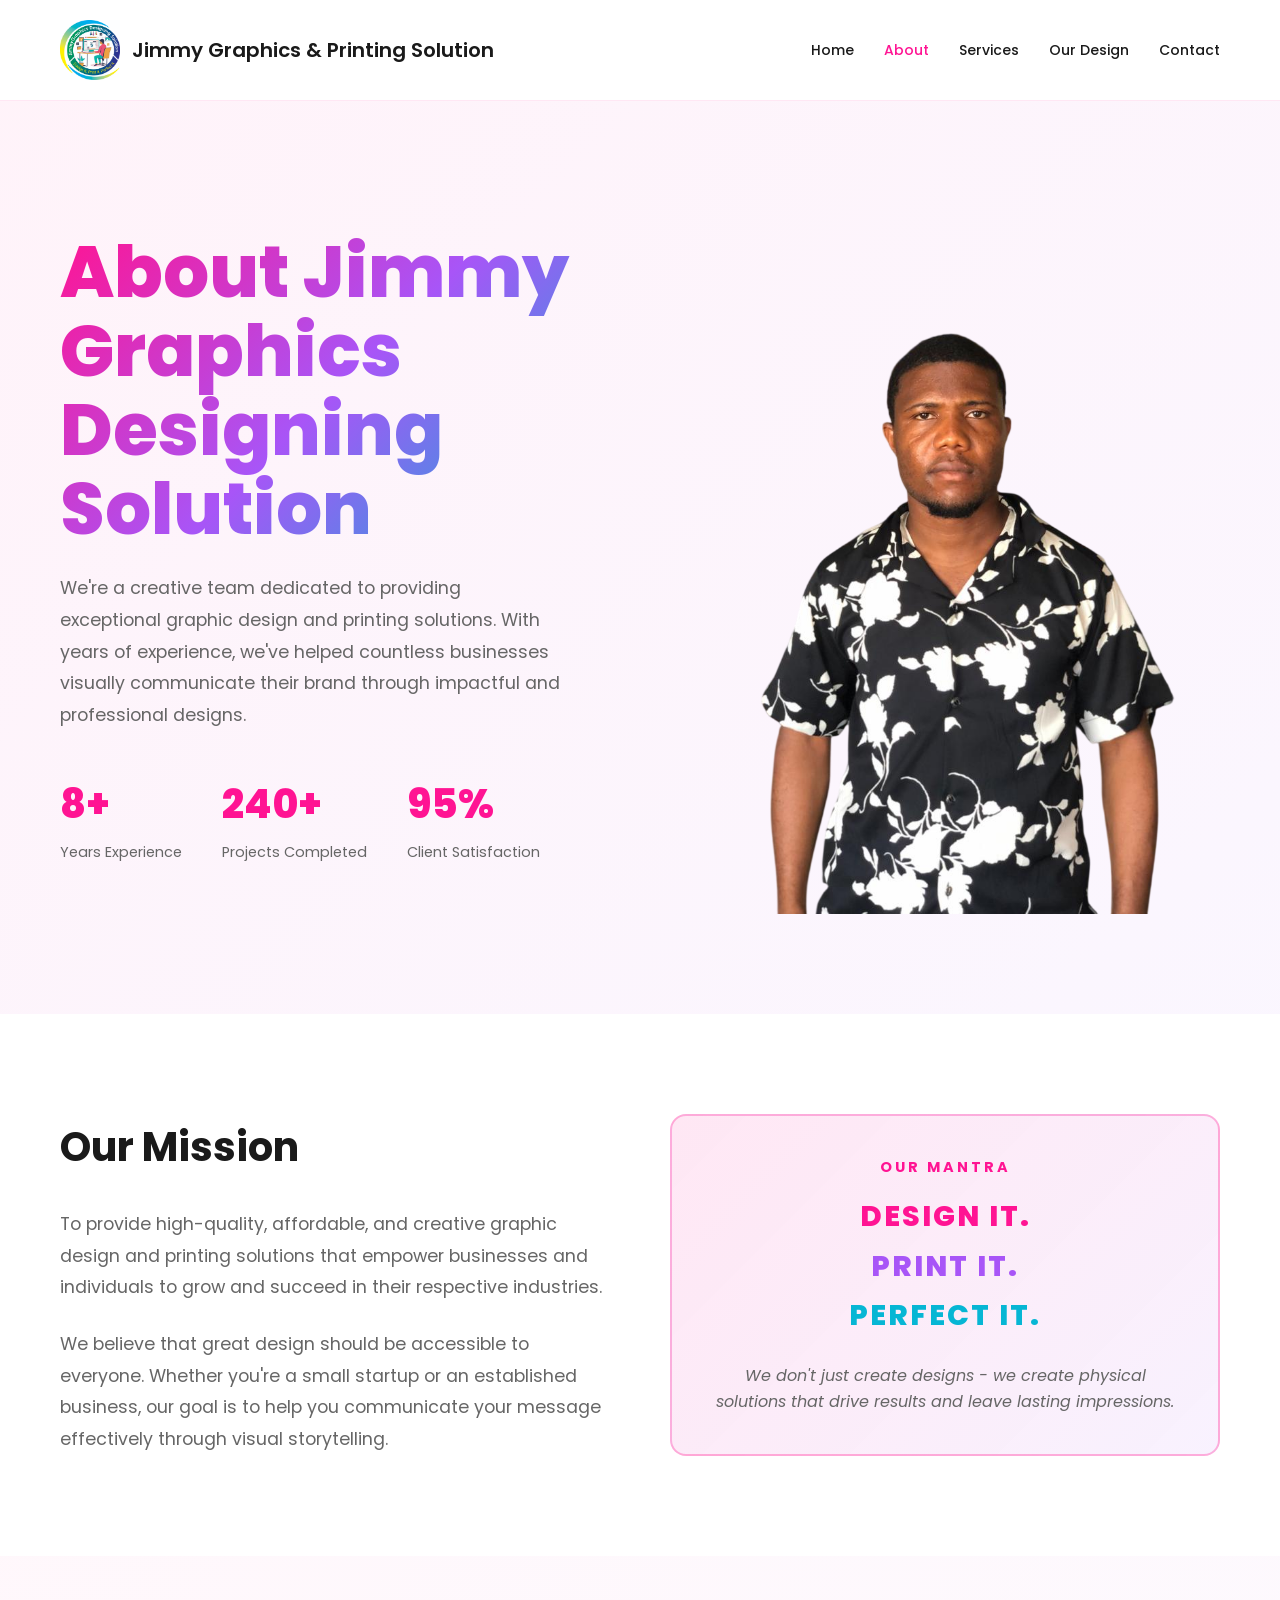
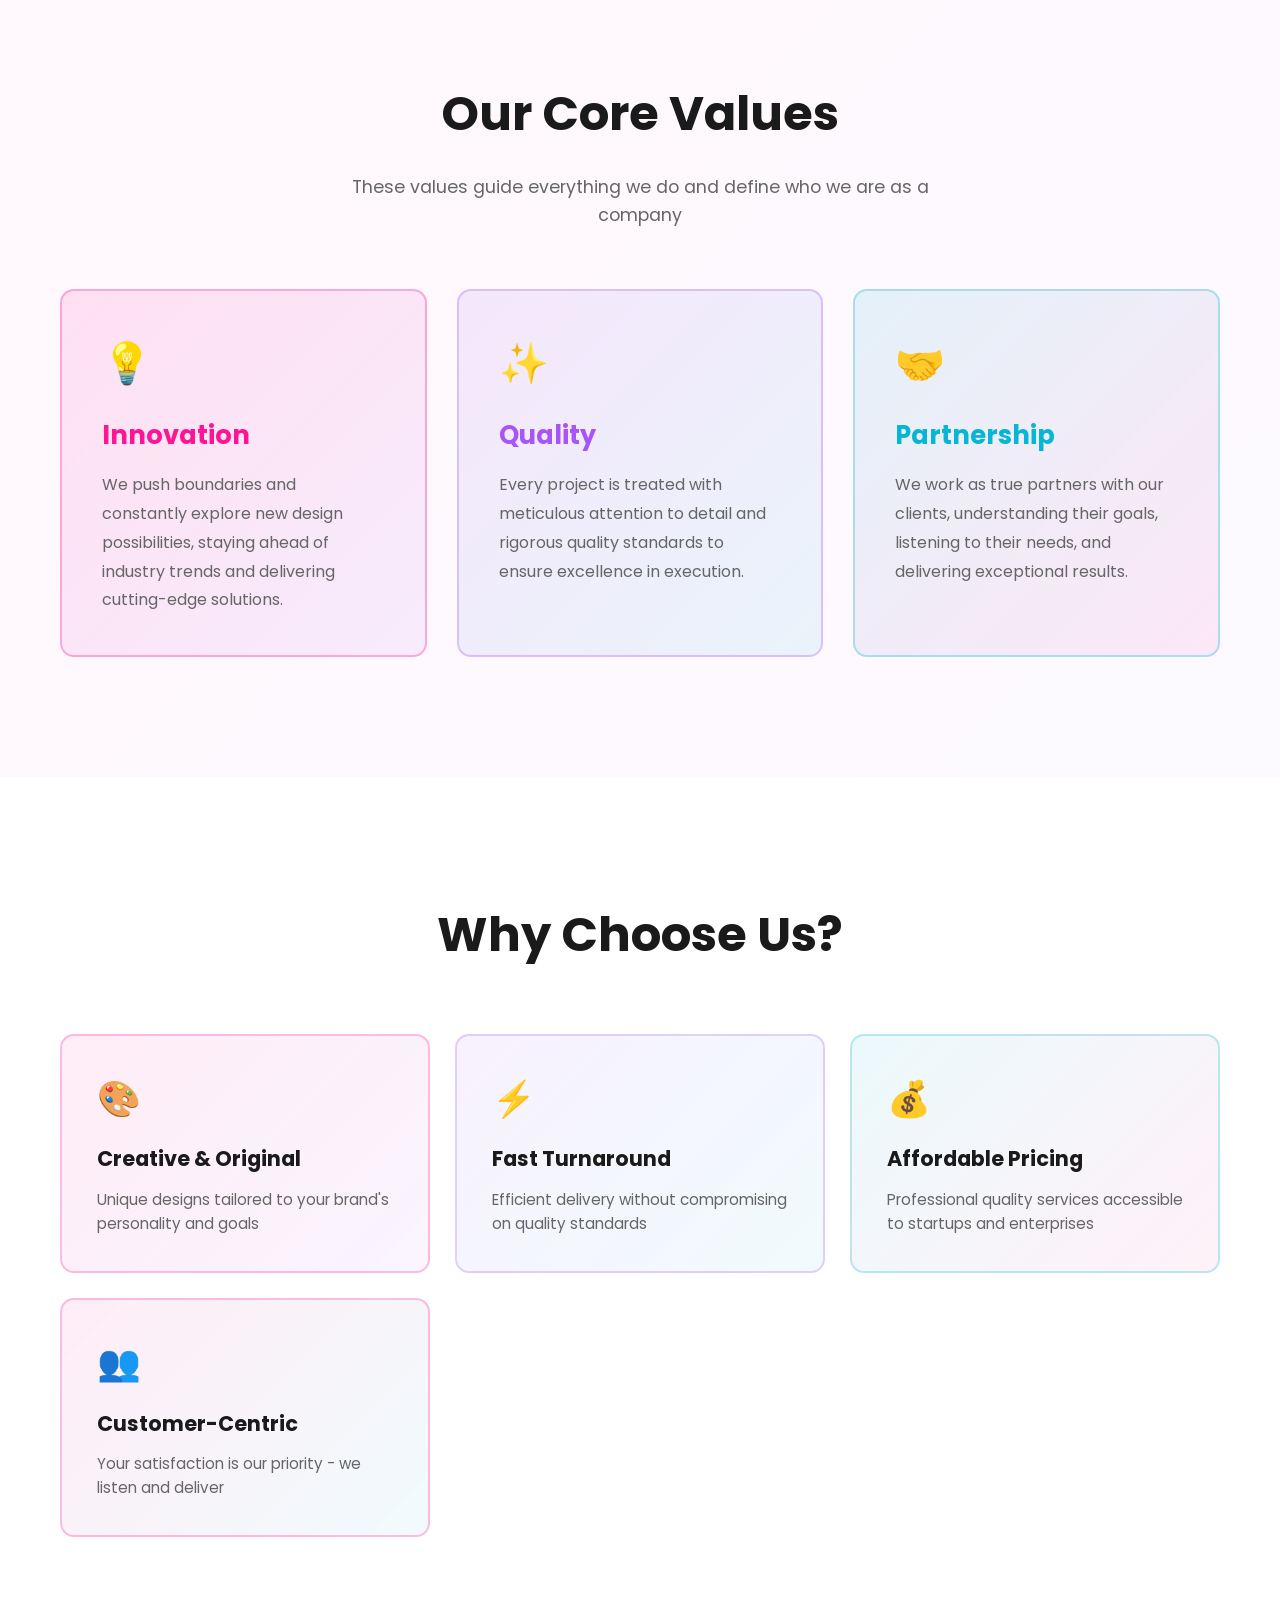
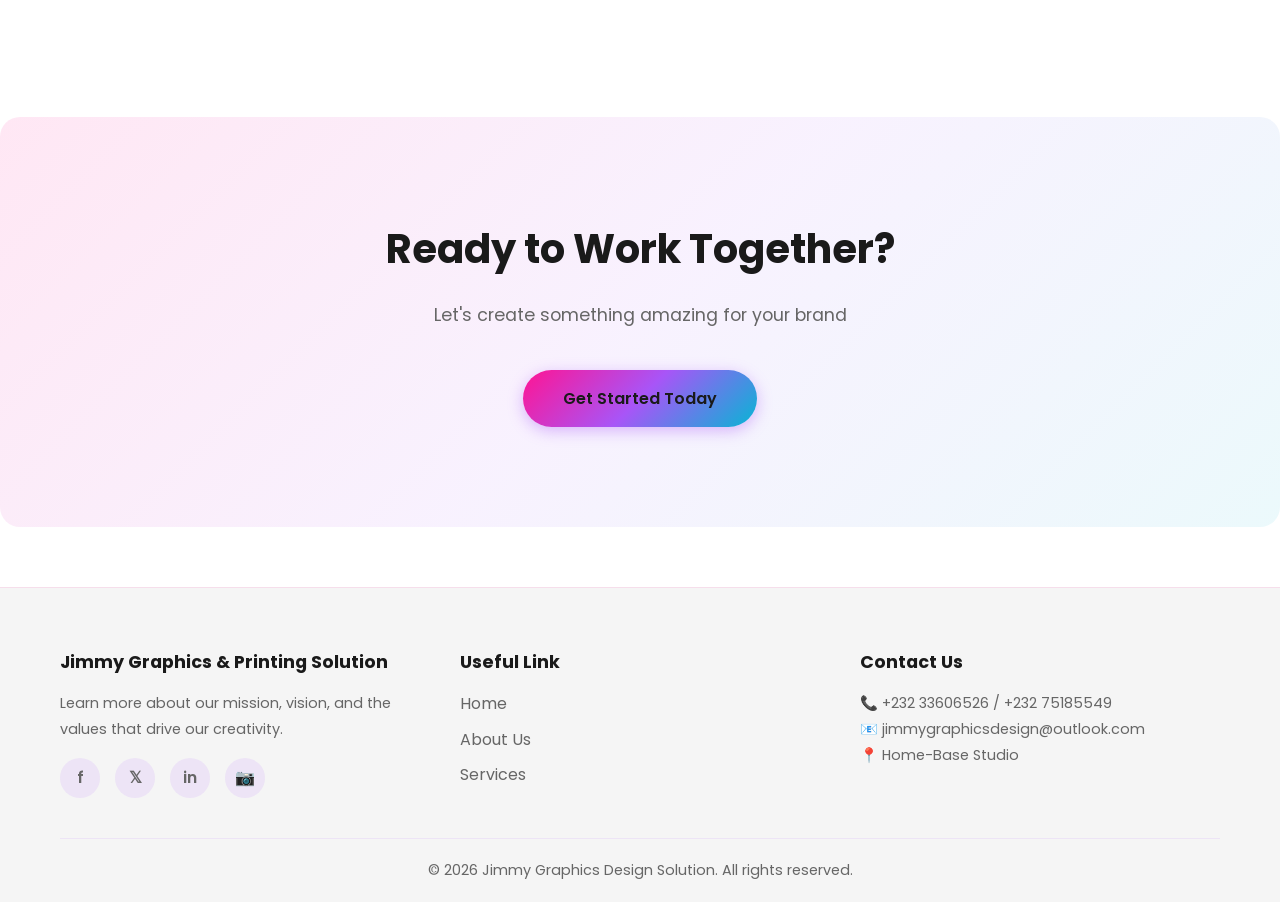
<file: about.html>
<!DOCTYPE html>
<html lang="en">
<head>
    <meta charset="UTF-8" />
    <meta name="viewport" content="width=device-width, initial-scale=1.0" />
    <title>About Us - Jimmy Graphics Designing Solution</title>
    <link rel="stylesheet" href="css/style.css" />
     <link rel="shortcut icon" href="images/favicon.ico" type="image/x-icon">
</head>
<body>
    <!-- Header -->
    <header class="header">
        <div class="container nav-container">
            <div style="display: flex; align-items: center; gap: 12px;">
                <a href="home.html" class="logo"><img src="images/Logo.jpeg" alt="Jimmy Graphics Designing Solution" style="height: 60px; width: auto;"></a>
                <span style="font-weight: 600; font-size: 20px; color: var(--text-light);">Jimmy Graphics & Printing Solution</span>
            </div>
            <nav>
                <ul class="nav-links">
                    <li><a href="home.html">Home</a></li>
                    <li><a href="about.html" class="active">About</a></li>
                    <li><a href="services.html">Services</a></li>
                    <li><a href="Our Design.html">Our Design</a></li>
                    <li><a href="contact.html">Contact</a></li>
                </ul>
            </nav>
            <div class="hamburger">
                <span></span>
                <span></span>
                <span></span>
            </div>
        </div>
    </header>

    <main>
        <!-- About Hero Section -->
        <section class="hero bg-gradient-soft">
            <div class="container hero-container">
                <div class="hero-content">
                    <h1 class="logo" style="-webkit-text-fill-color: transparent;">About Jimmy Graphics Designing Solution</h1>
                    <p>We're a creative team dedicated to providing exceptional graphic design and printing solutions. With years of experience, we've helped countless businesses visually communicate their brand through impactful and professional designs.</p>
                    <div class="hero-stats">
                        <div class="stat">
                            <span class="stat-number">8+</span>
                            <span class="stat-label">Years Experience</span>
                        </div>
                        <div class="stat">
                            <span class="stat-number">240+</span>
                            <span class="stat-label">Projects Completed</span>
                        </div>
                        <div class="stat">
                            <span class="stat-number">95%</span>
                            <span class="stat-label">Client Satisfaction</span>
                        </div>
                    </div>
                </div>
                <div class="hero-image" style="animation: bounce 3s ease-in-out infinite;">
                    <img src="images/about.png" alt="Happy Client">
                                    <style>
                    @keyframes bounce {
                        0%, 100% { transform: translateY(0); }
                        50% { transform: translateY(-20px); }
                    }
                </style>
                </div>
            </div>
        </section>

        <!-- Mission & Vision Section -->
        <section class="section-padding">
            <div class="container">
                <div class="grid-2-col">
                    <div>
                        <h2 style="font-size: 2.5rem; margin-bottom: 30px; color: var(--text-light);">Our Mission</h2>
                        <p style="color: var(--text-muted); font-size: 1.1rem; line-height: 1.8; margin-bottom: 25px;">To provide high-quality, affordable, and creative graphic design and printing solutions that empower businesses and individuals to grow and succeed in their respective industries.</p>
                        <p style="color: var(--text-muted); font-size: 1.1rem; line-height: 1.8;">We believe that great design should be accessible to everyone. Whether you're a small startup or an established business, our goal is to help you communicate your message effectively through visual storytelling.</p>
                    </div>
                    <div class="about-card-1 card-vibrant" style="text-align: center;">
                        <span style="color: #ff1493; font-weight: 700; text-transform: uppercase; font-size: 0.9rem; letter-spacing: 3px; display: block; margin-bottom: 20px;">Our Mantra</span>
                        <div class="mantra-container">
                            <div class="mantra-item" style="color: #ff1493;">Design it.</div>
                            <div class="mantra-item" style="color: #a855f7;">Print it.</div>
                            <div class="mantra-item" style="color: #06b6d4;">Perfect it.</div>
                        </div>
                        <p style="margin-top: 30px; color: var(--text-muted); font-style: italic;">We don't just create designs - we create physical solutions that drive results and leave lasting impressions.</p>
                    </div>
                </div>
            </div>
        </section>

        <!-- Values Section -->
        <section style="padding: 120px 0; background: linear-gradient(135deg, rgba(255, 20, 147, 0.03), rgba(168, 85, 247, 0.03));">
            <div class="container">
                <h2 style="font-size: 3rem; margin-bottom: 20px; text-align: center; color: var(--text-light);">Our Core Values</h2>
                <p style="text-align: center; color: var(--text-muted); font-size: 1.1rem; max-width: 600px; margin: 0 auto 60px;">These values guide everything we do and define who we are as a company</p>
                <div style="display: grid; grid-template-columns: repeat(auto-fit, minmax(320px, 1fr)); gap: 30px;">
                    <div style="padding: 40px; background: linear-gradient(135deg, rgba(255, 20, 147, 0.1), rgba(168, 85, 247, 0.08)); border: 2px solid rgba(255, 20, 147, 0.3); border-radius: 14px;">
                        <div style="font-size: 2.5rem; margin-bottom: 20px;">💡</div>
                        <h3 style="font-size: 1.6rem; margin-bottom: 15px; color: #ff1493; font-weight: 700;">Innovation</h3>
                        <p style="color: var(--text-muted); line-height: 1.8;">We push boundaries and constantly explore new design possibilities, staying ahead of industry trends and delivering cutting-edge solutions.</p>
                    </div>
                    <div style="padding: 40px; background: linear-gradient(135deg, rgba(168, 85, 247, 0.1), rgba(6, 182, 212, 0.08)); border: 2px solid rgba(168, 85, 247, 0.3); border-radius: 14px;">
                        <div style="font-size: 2.5rem; margin-bottom: 20px;">✨</div>
                        <h3 style="font-size: 1.6rem; margin-bottom: 15px; color: #a855f7; font-weight: 700;">Quality</h3>
                        <p style="color: var(--text-muted); line-height: 1.8;">Every project is treated with meticulous attention to detail and rigorous quality standards to ensure excellence in execution.</p>
                    </div>
                    <div style="padding: 40px; background: linear-gradient(135deg, rgba(6, 182, 212, 0.1), rgba(255, 20, 147, 0.08)); border: 2px solid rgba(6, 182, 212, 0.3); border-radius: 14px;">
                        <div style="font-size: 2.5rem; margin-bottom: 20px;">🤝</div>
                        <h3 style="font-size: 1.6rem; margin-bottom: 15px; color: #06b6d4; font-weight: 700;">Partnership</h3>
                        <p style="color: var(--text-muted); line-height: 1.8;">We work as true partners with our clients, understanding their goals, listening to their needs, and delivering exceptional results.</p>
                    </div>
                </div>
            </div>
        </section>

        <!-- Why Choose Us Section -->
        <section style="padding: 120px 0;">
            <div class="container">
                <h2 style="font-size: 3rem; margin-bottom: 60px; text-align: center; color: var(--text-light);">Why Choose Us?</h2>
                <div style="display: grid; grid-template-columns: repeat(auto-fit, minmax(280px, 1fr)); gap: 25px;">
                    <div style="padding: 35px; background: linear-gradient(135deg, rgba(255, 20, 147, 0.08), rgba(168, 85, 247, 0.06)); border: 2px solid rgba(255, 20, 147, 0.25); border-radius: 14px; transition: all 0.3s ease;" class="benefit-card">
                        <div style="font-size: 2.2rem; margin-bottom: 15px;">🎨</div>
                        <h3 style="font-size: 1.3rem; margin-bottom: 12px; color: var(--text-light); font-weight: 700;">Creative & Original</h3>
                        <p style="color: var(--text-muted); font-size: 0.95rem;">Unique designs tailored to your brand's personality and goals</p>
                    </div>
                    <div style="padding: 35px; background: linear-gradient(135deg, rgba(168, 85, 247, 0.08), rgba(6, 182, 212, 0.06)); border: 2px solid rgba(168, 85, 247, 0.25); border-radius: 14px; transition: all 0.3s ease;" class="benefit-card">
                        <div style="font-size: 2.2rem; margin-bottom: 15px;">⚡</div>
                        <h3 style="font-size: 1.3rem; margin-bottom: 12px; color: var(--text-light); font-weight: 700;">Fast Turnaround</h3>
                        <p style="color: var(--text-muted); font-size: 0.95rem;">Efficient delivery without compromising on quality standards</p>
                    </div>
                    <div style="padding: 35px; background: linear-gradient(135deg, rgba(6, 182, 212, 0.08), rgba(255, 20, 147, 0.06)); border: 2px solid rgba(6, 182, 212, 0.25); border-radius: 14px; transition: all 0.3s ease;" class="benefit-card">
                        <div style="font-size: 2.2rem; margin-bottom: 15px;">💰</div>
                        <h3 style="font-size: 1.3rem; margin-bottom: 12px; color: var(--text-light); font-weight: 700;">Affordable Pricing</h3>
                        <p style="color: var(--text-muted); font-size: 0.95rem;">Professional quality services accessible to startups and enterprises</p>
                    </div>
                    <div style="padding: 35px; background: linear-gradient(135deg, rgba(255, 20, 147, 0.08), rgba(6, 182, 212, 0.06)); border: 2px solid rgba(255, 20, 147, 0.25); border-radius: 14px; transition: all 0.3s ease;" class="benefit-card">
                        <div style="font-size: 2.2rem; margin-bottom: 15px;">👥</div>
                        <h3 style="font-size: 1.3rem; margin-bottom: 12px; color: var(--text-light); font-weight: 700;">Customer-Centric</h3>
                        <p style="color: var(--text-muted); font-size: 0.95rem;">Your satisfaction is our priority - we listen and deliver</p>
                    </div>
                </div>
            </div>
        </section>

        <!-- CTA Section -->
        <section style="padding: 100px 0; background: linear-gradient(135deg, rgba(255, 20, 147, 0.1), rgba(168, 85, 247, 0.08), rgba(6, 182, 212, 0.08)); border-radius: 20px; margin: 60px 0;">
            <div class="container" style="text-align: center;">
                <h2 style="font-size: 2.5rem; margin-bottom: 20px; color: var(--text-light);">Ready to Work Together?</h2>
                <p style="color: var(--text-muted); font-size: 1.1rem; margin-bottom: 40px;">Let's create something amazing for your brand</p>
                <a href="contact.html" class="btn btn-primary" style="padding: 16px 40px; font-size: 1rem;">Get Started Today</a>
            </div>
        </section>

        <style>
            .benefit-card:hover {
                transform: translateY(-8px);
                box-shadow: 0 15px 40px rgba(168, 85, 247, 0.15);
            }
        </style>
    </main>

    <!-- Footer -->
    <footer class="footer">
        <div class="container">
            <div class="footer-content">
                <div class="footer-section">
                    <h4>Jimmy Graphics & Printing Solution</h4>
                    <p>Learn more about our mission, vision, and the values that drive our creativity.</p>
                    <div class="social-links">
                        <a href="https://www.facebook.com/share/17SRiYY8ro/?mibextid=wwXIfr" title="Facebook" target="_blank">f</a>
                        <a href="#" title="Twitter">𝕏</a>
                        <a href="#" title="LinkedIn">in</a>
                        <a href="#" title="Instagram">📷</a>
                    </div>
                </div>
                <div class="footer-section">
                    <h4>Useful Link</h4>
                    <ul>
                        <li><a href="home.html">Home</a></li>
                        <li><a href="about.html">About Us</a></li>
                        <li><a href="services.html">Services</a></li>
                    </ul>
                </div>
                <div class="footer-section">
                    <h4>Contact Us</h4>
                    <p>📞 +232 33606526 / +232 75185549<br>📧 jimmygraphicsdesign@outlook.com <br>📍 Home-Base Studio</p>
                </div>
            </div>
            <div class="footer-bottom">
                <p>&copy; 2026 Jimmy Graphics Design Solution. All rights reserved.</p>
            </div>
        </div>
    </footer>

    <script src="js/script.js"></script>
</body>
</html>
</file>
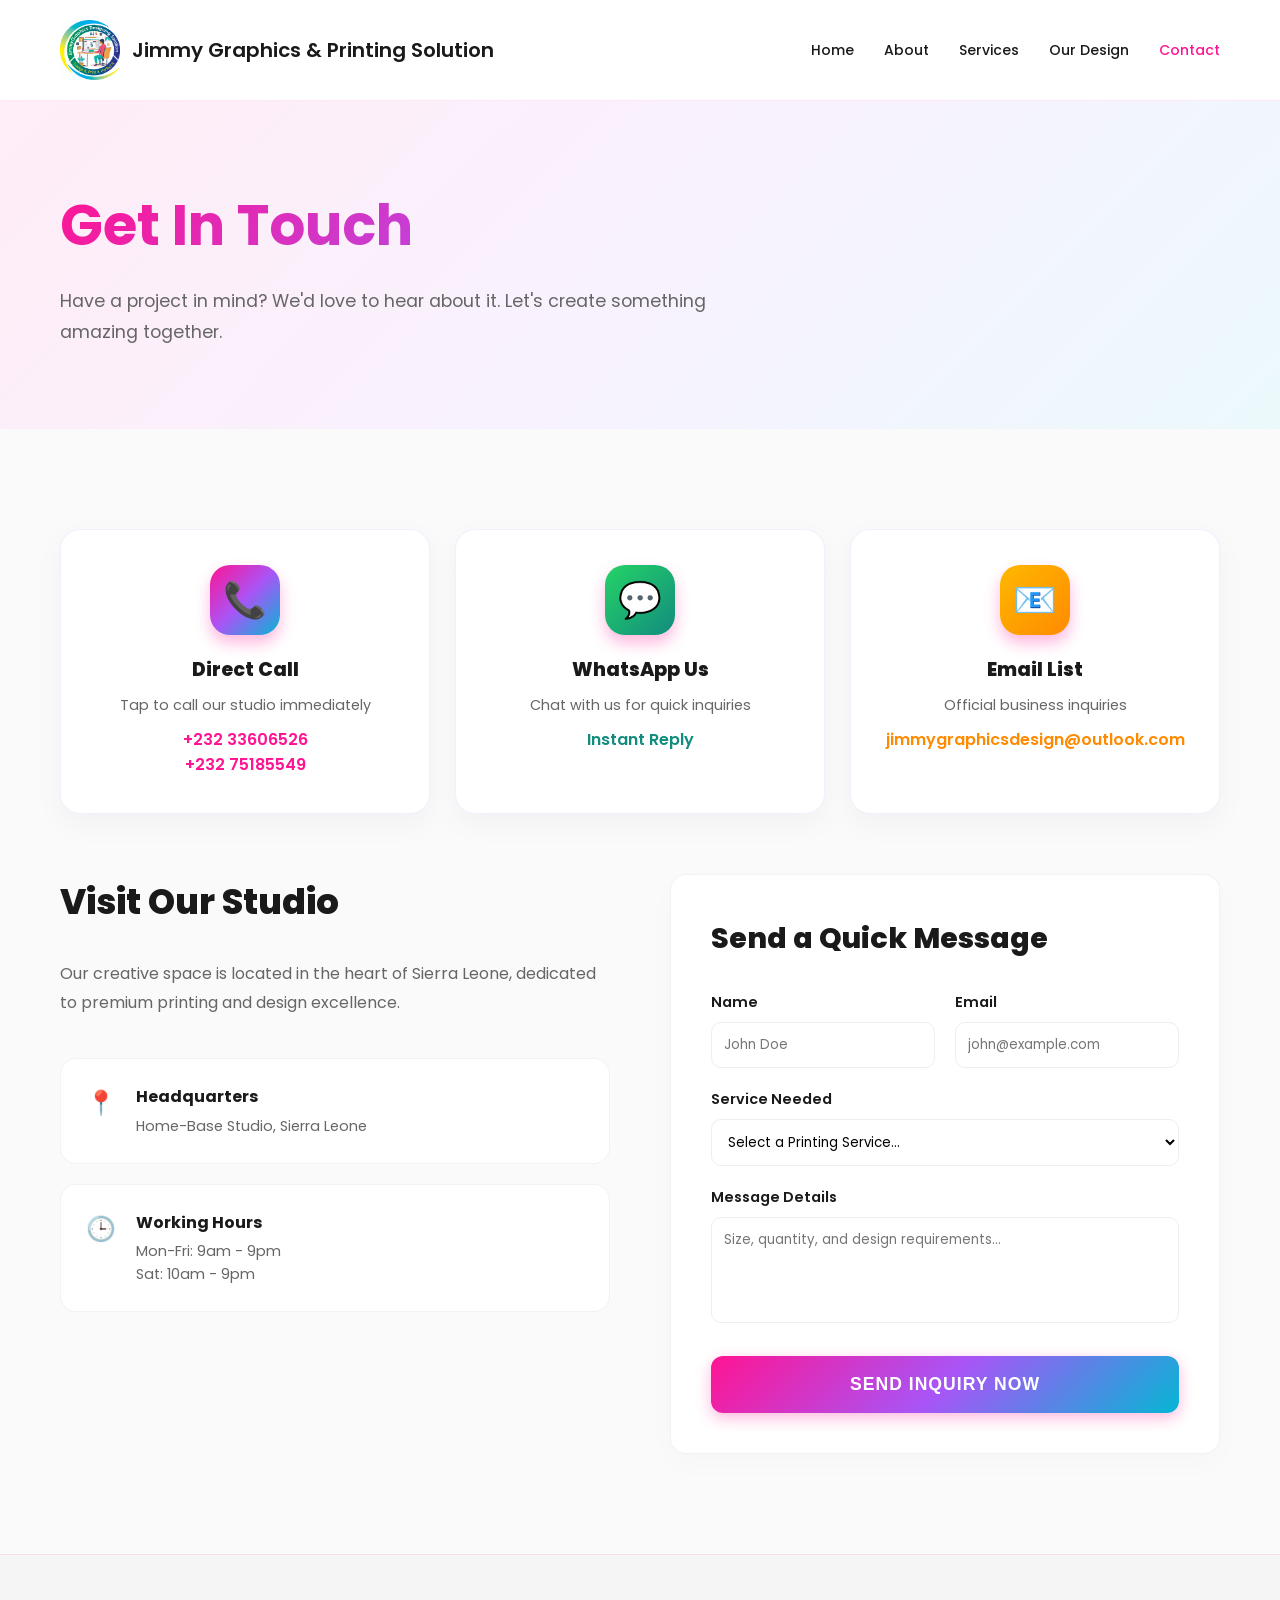
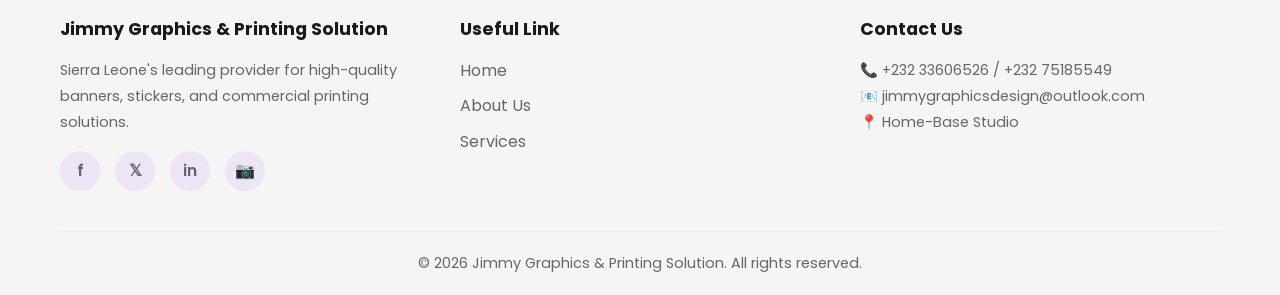
<file: contact.html>
<!DOCTYPE html>
<html lang="en">
<head>
    <meta charset="UTF-8">
    <meta name="viewport" content="width=device-width, initial-scale=1.0">
    <title>Contact Us - Jimmy Graphics & Printing Solution</title>
    <link rel="stylesheet" href="css/style.css">
     <link rel="shortcut icon" href="images/favicon.ico" type="image/x-icon">
</head>
<body>
    <header class="header">
        <div class="container nav-container">
            <div style="display: flex; align-items: center; gap: 12px;">
                <a href="home.html" class="logo"><img src="images/Logo.jpeg" alt="Jimmy Graphics Designing Solution" style="height: 60px; width: auto;"></a>
                <span style="font-weight: 600; font-size: 20px; color: var(--text-light);">Jimmy Graphics & Printing Solution</span>
            </div>
            <nav>
                <ul class="nav-links">
                    <li><a href="home.html">Home</a></li>
                    <li><a href="about.html">About</a></li>
                    <li><a href="services.html">Services</a></li>
                    <li><a href="Our Design.html">Our Design</a></li>
                    <li><a href="contact.html" class="active">Contact</a></li>
                </ul>
            </nav>
            <div class="hamburger">
                <span></span>
                <span></span>
                <span></span>
            </div>
        </div>
    </header>

    <main>
        <section class="hero" style="padding: 80px 0; background: linear-gradient(135deg, rgba(255, 20, 147, 0.08), rgba(168, 85, 247, 0.08), rgba(6, 182, 212, 0.08));">
            <div class="container">
                <h1 style="font-size: 3.5rem; margin-bottom: 15px; background: var(--gradient-primary); -webkit-background-clip: text; -webkit-text-fill-color: transparent; background-clip: text;">Get In Touch</h1>
                <p style="max-width: 700px; color: var(--text-muted); font-size: 1.1rem; line-height: 1.8;">Have a project in mind? We'd love to hear about it. Let's create something amazing together.</p>
            </div>
        </section>

        <section class="section-padding" style="background: #fafafa;">
            <div class="container">
                <!-- Direct Action Cards -->
                <div class="contact-actions-grid reveal">
                    <a href="tel:+23233606526" class="action-card">
                        <div class="action-icon-bg">📞</div>
                        <h3 class="action-title">Direct Call</h3>
                        <p class="action-desc">Tap to call our studio immediately</p>
                        <span style="color: var(--primary-pink); font-weight: 600; margin-top: 10px;">+232 33606526 <br> +232 75185549</span>
                    </a>
                    
                    <a href="https://wa.me/23233606526" target="_blank" class="action-card">
                        <div class="action-icon-bg" style="background: linear-gradient(135deg, #25D366, #128C7E);">💬</div>
                        <h3 class="action-title">WhatsApp Us</h3>
                        <p class="action-desc">Chat with us for quick inquiries</p>
                        <span style="color: #128C7E; font-weight: 600; margin-top: 10px;">Instant Reply</span>
                    </a>
                    
                    <a href="mailto:jimmygraphicsdesign@outlook.com" class="action-card">
                        <div class="action-icon-bg" style="background: linear-gradient(135deg, #FFB800, #FF8A00);">📧</div>
                        <h3 class="action-title">Email List</h3>
                        <p class="action-desc">Official business inquiries</p>
                        <span style="color: #FF8A00; font-weight: 600; margin-top: 10px;">jimmygraphicsdesign@outlook.com</span>
                    </a>
                </div>

                <div class="contact-grid-modern" style="display: grid; grid-template-columns: repeat(auto-fit, minmax(400px, 1fr)); gap: 60px; align-items: start; margin-top: 60px;">
                    <!-- Office Details -->
                    <div class="reveal">
                        <h2 style="font-size: 2.2rem; margin-bottom: 30px; color: var(--text-light); font-weight: 800;">Visit Our Studio</h2>
                        <p style="color: var(--text-muted); margin-bottom: 40px; line-height: 1.8;">Our creative space is located in the heart of Sierra Leone, dedicated to premium printing and design excellence.</p>
                        
                        <div style="display: flex; flex-direction: column; gap: 20px;">
                            <div style="display: flex; gap: 20px; align-items: start; padding: 25px; background: white; border-radius: 16px; border: 1px solid rgba(0,0,0,0.05);">
                                <span style="font-size: 1.5rem;">📍</span>
                                <div>
                                    <h4 style="font-weight: 700; margin-bottom: 5px;">Headquarters</h4>
                                    <p style="color: var(--text-muted); font-size: 0.9rem;">Home-Base Studio, Sierra Leone</p>
                                </div>
                            </div>
                            
                            <div style="display: flex; gap: 20px; align-items: start; padding: 25px; background: white; border-radius: 16px; border: 1px solid rgba(0,0,0,0.05);">
                                <span style="font-size: 1.5rem;">🕒</span>
                                <div>
                                    <h4 style="font-weight: 700; margin-bottom: 5px;">Working Hours</h4>
                                    <p style="color: var(--text-muted); font-size: 0.9rem;">Mon-Fri: 9am - 9pm<br>Sat: 10am - 9pm</p>
                                </div>
                            </div>
                        </div>
                    </div>

                    <!-- Enhanced Message Form -->
                    <div class="reveal">
                        <form action="mailto:jimmygraphicsdesign@outlook.com" method="POST" enctype="text/plain" class="form-vibrant" style="background: white; padding: 40px; border-radius: 16px; border: 1px solid rgba(0,0,0,0.05); box-shadow: 0 10px 30px rgba(0,0,0,0.02);">
                            <h3 style="font-size: 1.8rem; margin-bottom: 30px; font-weight: 800;">Send a Quick Message</h3>
                            
                            <input type="hidden" name="Subject" value="New Inquiry from Website">
                            
                            <div style="display: grid; grid-template-columns: 1fr 1fr; gap: 20px; margin-bottom: 20px;">
                                <div style="flex: 1;">
                                    <label style="display: block; margin-bottom: 8px; font-weight: 600; font-size: 0.9rem;">Name</label>
                                    <input type="text" name="name" placeholder="John Doe" required style="width: 100%; padding: 12px; border: 1.5px solid #eee; border-radius: 10px; font-family: inherit;">
                                </div>
                                <div style="flex: 1;">
                                    <label style="display: block; margin-bottom: 8px; font-weight: 600; font-size: 0.9rem;">Email</label>
                                    <input type="email" name="email" placeholder="john@example.com" required style="width: 100%; padding: 12px; border: 1.5px solid #eee; border-radius: 10px; font-family: inherit;">
                                </div>
                            </div>

                            <div style="margin-bottom: 20px;">
                                <label style="display: block; margin-bottom: 8px; font-weight: 600; font-size: 0.9rem;">Service Needed</label>
                                <select name="service" required style="width: 100%; padding: 12px; border: 1.5px solid #eee; border-radius: 10px; font-family: inherit; background: #fff;">
                                    <option value="" disabled selected>Select a Printing Service...</option>
                                    <option value="banners">Large Format Printing (Banners/Posters)</option>
                                    <option value="commercial">Commercial Printing (Flyers/Cards)</option>
                                    <option value="apparel">Apparel & T-Shirts</option>
                                    <option value="branding">Logo & Branding</option>
                                </select>
                            </div>

                            <div style="margin-bottom: 25px;">
                                <label style="display: block; margin-bottom: 8px; font-weight: 600; font-size: 0.9rem;">Message Details</label>
                                <textarea name="message" placeholder="Size, quantity, and design requirements..." rows="4" required style="width: 100%; padding: 12px; border: 1.5px solid #eee; border-radius: 10px; font-family: inherit; resize: none;"></textarea>
                            </div>

                            <button type="submit" class="btn btn-primary" style="width: 100%; padding: 18px; border-radius: 12px; font-size: 1.1rem; font-weight: 800; text-transform: uppercase; letter-spacing: 1px; cursor: pointer; background: var(--gradient-primary); color: white; border: none; transition: transform 0.2s; box-shadow: 0 5px 15px rgba(255, 20, 147, 0.3);">Send Inquiry Now</button>
                        </form>
                    </div>
                </div>
            </div>
        </section>
    </main>

    <!-- Footer -->
    <footer class="footer">
        <div class="container">
            <div class="footer-content">
                <div class="footer-section">
                    <h4>Jimmy Graphics & Printing Solution</h4>
                    <p>Sierra Leone's leading provider for high-quality banners, stickers, and commercial printing solutions.</p>
                    <div class="social-links">
                        <a href="https://www.facebook.com/share/17SRiYY8ro/?mibextid=wwXIfr" title="Facebook" target="_blank">f</a>
                        <a href="#" title="Twitter">𝕏</a>
                        <a href="#" title="LinkedIn">in</a>
                        <a href="#" title="Instagram">📷</a>
                    </div>
                </div>
                <div class="footer-section">
                    <h4>Useful Link</h4>
                    <ul>
                        <li><a href="home.html">Home</a></li>
                        <li><a href="about.html">About Us</a></li>
                        <li><a href="services.html">Services</a></li>
                    </ul>
                </div>
                <div class="footer-section">
                    <h4>Contact Us</h4>
                    <p>📞 +232 33606526 / +232 75185549<br>📧 jimmygraphicsdesign@outlook.com<br>📍 Home-Base Studio</p>
                </div>
            </div>
            <div class="footer-bottom">
                <p>&copy; 2026 Jimmy Graphics & Printing Solution. All rights reserved.</p>
            </div>
        </div>
    </footer>

    <script src="js/script.js"></script>
</body>
</html>
</file>
<file: css/style.css>
@import url("https://fonts.googleapis.com/css2?family=Poppins:wght@300;400;500;600;700;800&display=swap");

html {
  scroll-behavior: smooth;
}

:root {
  --primary-pink: #ff1493;
  --primary-purple: #a855f7;
  --dark-bg: #ffffff;
  --dark-bg-secondary: #f5f5f5;
  --text-light: #1a1a1a;
  --text-muted: #666666;
  --gradient-primary: linear-gradient(135deg, #ff1493, #a855f7, #06b6d4);
  --gradient-primary: linear-gradient(135deg, #ff1493, #a855f7, #06b6d4);
  --shadow-md: 0 10px 30px rgba(168, 85, 247, 0.15);
  --radius-md: 12px;
  --radius-lg: 20px;
  --radius-full: 9999px;
  --transition: all 0.3s ease;
}

* {
  margin: 0;
  padding: 0;
  box-sizing: border-box;
}

body {
  font-family: "Poppins", sans-serif;
  background-color: var(--dark-bg);
  color: var(--text-light);
  line-height: 1.6;
  overflow-x: hidden;
}

a {
  text-decoration: none;
  color: inherit;
  transition: var(--transition);
}

ul,
li {
  list-style: none;
}

img {
  max-width: 100%;
  height: auto;
  display: block;
}

.container {
  max-width: 1200px;
  margin: 0 auto;
  padding: 0 20px;
}

/* Buttons */
.btn {
  display: inline-block;
  padding: 12px 30px;
  border-radius: var(--radius-full);
  font-weight: 600;
  cursor: pointer;
  border: none;
  transition: var(--transition);
  text-align: center;
  font-size: 14px;
}

.btn-primary {
  background: var(--gradient-primary);
  color: var(--white);
  box-shadow: 0 4px 15px rgba(168, 85, 247, 0.4);
}

.btn-primary:hover {
  transform: translateY(-2px);
  box-shadow: 0 6px 25px rgba(168, 85, 247, 0.6);
}

/* Header */
.header {
  background-color: var(--dark-bg);
  padding: 20px 0;
  position: sticky;
  top: 0;
  z-index: 1000;
  border-bottom: 1px solid rgba(255, 20, 147, 0.1);
}

.nav-container {
  display: flex;
  justify-content: space-between;
  align-items: center;
}

.logo {
  font-size: 28px;
  font-weight: 800;
  background: var(--gradient-primary);
  -webkit-background-clip: text;
  -webkit-text-fill-color: transparent;
  background-clip: text;
}

.logo img {
  height: 60px;
  width: auto;
  display: block;
  transition: var(--transition);
}

.logo:hover img {
  transform: scale(1.05);
}

nav ul {
  display: flex;
  gap: 30px;
  align-items: center;
}

nav a {
  color: var(--text-light);
  font-weight: 500;
  transition: var(--transition);
  font-size: 14px;
}

nav a:hover,
nav a.active {
  color: var(--primary-pink);
}

.hamburger {
  display: none;
  flex-direction: column;
  gap: 6px;
  cursor: pointer;
}

.hamburger span {
  width: 25px;
  height: 3px;
  background: var(--text-light);
  border-radius: 2px;
  transition: var(--transition);
}

@media (max-width: 768px) {
  .hamburger {
    display: flex;
    z-index: 2001;
  }

  .hamburger.active span:nth-child(1) {
    transform: translateY(9px) rotate(45deg);
  }

  .hamburger.active span:nth-child(2) {
    opacity: 0;
  }

  .hamburger.active span:nth-child(3) {
    transform: translateY(-9px) rotate(-45deg);
  }

  nav {
    position: fixed;
    top: 0;
    left: 0;
    width: 100%;
    height: 100vh;
    background: var(--gradient-primary);
    clip-path: circle(0% at top right);
    transition: clip-path 0.6s cubic-bezier(0.77, 0, 0.175, 1);
    display: flex;
    justify-content: center;
    align-items: center;
    z-index: 2000;
  }

  nav.active {
    clip-path: circle(150% at top right);
  }

  nav ul {
    flex-direction: column;
    gap: 30px;
    text-align: center;
  }

  nav a {
    color: #ffffff;
    font-size: 2rem;
    font-weight: 700;
    opacity: 0;
    transform: translateY(20px);
    transition: all 0.4s ease;
  }

  nav.active a {
    opacity: 1;
    transform: translateY(0);
  }

  nav.active li:nth-child(1) a {
    transition-delay: 0.2s;
  }

  nav.active li:nth-child(2) a {
    transition-delay: 0.3s;
  }

  nav.active li:nth-child(3) a {
    transition-delay: 0.4s;
  }

  nav.active li:nth-child(4) a {
    transition-delay: 0.5s;
  }

  nav.active li:nth-child(5) a {
    transition-delay: 0.6s;
  }
}

/* Hero Section */
.hero {
  position: relative;
  padding: 80px 0 100px;
  overflow: hidden;
}

.hero-container {
  display: flex;
  align-items: center;
  gap: 60px;
}

.hero-content {
  flex: 1;
}

.hero-content h1 {
  font-size: 4.5rem;
  font-weight: 800;
  line-height: 1.1;
  margin-bottom: 25px;
  color: var(--white);
}

.hero-content h1 span {
  background: var(--gradient-primary);
  -webkit-background-clip: text;
  -webkit-text-fill-color: transparent;
  background-clip: text;
}

.hero-content p {
  font-size: 1.1rem;
  color: var(--text-muted);
  margin-bottom: 30px;
  max-width: 500px;
  line-height: 1.8;
}

.hero-stats {
  display: flex;
  gap: 40px;
  margin-top: 40px;
}

.stat {
  display: flex;
  flex-direction: column;
}

.stat-number {
  font-size: 2.5rem;
  font-weight: 800;
  color: var(--primary-pink);
}

.stat-label {
  color: var(--text-muted);
  font-size: 0.9rem;
  margin-top: 5px;
}

.hero-image {
  flex: 1;
  position: relative;
  display: flex;
  justify-content: center;
  align-items: center;
}

.colorful-head {
  width: 300px;
  height: 300px;
  background: linear-gradient(135deg, #ff1493 0%, #a855f7 50%, #06b6d4 100%);
  border-radius: 50%;
  filter: blur(1px);
  animation: float 6s ease-in-out infinite;
  box-shadow: 0 0 80px rgba(168, 85, 247, 0.5), 0 0 160px rgba(255, 20, 147, 0.3);
}

@keyframes float {

  0%,
  100% {
    transform: translateY(0);
  }

  50% {
    transform: translateY(-30px);
  }
}

@media (max-width: 1024px) {
  .hero-container {
    flex-direction: column-reverse;
    gap: 40px;
  }

  .hero-content h1 {
    font-size: 3rem;
  }

  .colorful-head {
    width: 250px;
    height: 250px;
  }
}

/* Services Nav */
.services-nav {
  padding: 40px 0;
  border-top: 1px solid rgba(255, 20, 147, 0.1);
  border-bottom: 1px solid rgba(255, 20, 147, 0.1);
}

.nav-items {
  display: flex;
  justify-content: center;
  flex-wrap: wrap;
  gap: 20px;
}

.nav-item {
  color: var(--text-muted);
  font-weight: 500;
  font-size: 14px;
  padding: 8px 16px;
  border-radius: var(--radius-full);
  cursor: pointer;
  transition: var(--transition);
}

.nav-item.active {
  color: var(--primary-pink);
  background: rgba(255, 20, 147, 0.1);
}

/* Services Section */
.services {
  padding: 100px 0;
}

.services h2 {
  font-size: 3rem;
  font-weight: 800;
  margin-bottom: 50px;
  text-align: center;
  color: var(--white);
}

.service-card {
  display: grid;
  grid-template-columns: 1fr 1fr;
  gap: 60px;
  align-items: center;
}

.service-content h3 {
  font-size: 2.5rem;
  font-weight: 700;
  margin-bottom: 20px;
  color: var(--white);
}

.service-content p {
  color: var(--text-muted);
  font-size: 1.05rem;
  margin-bottom: 30px;
  line-height: 1.8;
}

.service-features {
  display: flex;
  flex-direction: column;
  gap: 15px;
  margin: 30px 0;
}

.feature {
  display: flex;
  gap: 12px;
  align-items: flex-start;
}

.feature-icon {
  color: var(--primary-pink);
  font-weight: 700;
  font-size: 1.2rem;
  flex-shrink: 0;
}

.feature span {
  color: var(--text-light);
}

.learn-more {
  display: inline-block;
  color: var(--primary-pink);
  font-weight: 600;
  margin-top: 10px;
  transition: var(--transition);
}

.learn-more:hover {
  gap: 5px;
}

.service-image {
  display: flex;
  justify-content: center;
}

.ui-mockup {
  width: 100%;
  max-width: 400px;
  aspect-ratio: 1;
  background: linear-gradient(135deg, #ff1493, #a855f7);
  border-radius: var(--radius-lg);
  position: relative;
  box-shadow: 0 20px 60px rgba(168, 85, 247, 0.3);
}

@media (max-width: 768px) {
  .service-card {
    grid-template-columns: 1fr;
  }
}

/* Stats Section */
.stats-section {
  padding: 80px 0;
  background: rgba(168, 85, 247, 0.05);
  border: 1px solid rgba(168, 85, 247, 0.1);
  border-radius: var(--radius-lg);
  margin: 100px 0;
}

.stats-grid {
  display: grid;
  grid-template-columns: repeat(4, 1fr);
  gap: 30px;
  text-align: center;
}

.stats-item h3 {
  font-size: 2.5rem;
  font-weight: 800;
  background: var(--gradient-primary);
  -webkit-background-clip: text;
  -webkit-text-fill-color: transparent;
  background-clip: text;
  margin-bottom: 10px;
}

.stats-item p {
  color: var(--text-muted);
  font-size: 0.95rem;
}

@media (max-width: 768px) {
  .stats-grid {
    grid-template-columns: repeat(2, 1fr);
  }
}

/* Testimonials */
.testimonials {
  padding: 100px 0;
  background: rgba(108, 99, 255, 0.03);
  /* Soft brand contrast */
  overflow: hidden;
}

.testimonials-header {
  text-align: center;
  margin-bottom: 60px;
}

.testimonials-header h2 {
  font-size: 3rem;
  font-weight: 800;
  color: var(--text-light);
  margin-bottom: 15px;
}

.testimonials-subtitle {
  color: var(--text-muted);
  font-size: 1.1rem;
  max-width: 650px;
  margin: 0 auto;
  line-height: 1.6;
}

/* Animations */
.fade-up {
  opacity: 0;
  transform: translateY(30px);
  transition: all 0.8s cubic-bezier(0.25, 0.46, 0.45, 0.94);
}

.fade-up.visible {
  opacity: 1;
  transform: translateY(0);
}

/* Carousel Layout */
.testimonial-carousel-wrapper {
  position: relative;
  max-width: 1200px;
  margin: 0 auto;
  padding: 0 50px;
}

.carousel-viewport {
  overflow: hidden;
}

.carousel-track {
  display: flex;
  transition: transform 0.6s cubic-bezier(0.645, 0.045, 0.355, 1);
  will-change: transform;
}

.testimonial-card-v2 {
  flex: 0 0 33.333%;
  /* Default Desktop: 3 cards */
  padding: 20px;
  box-sizing: border-box;
  display: flex;
  flex-direction: column;
  transition: transform 0.4s ease;
}

.testimonial-card-v2:hover {
  transform: translateY(-10px);
}

.testimonial-card-v2 .inner {
  background: white;
  padding: 40px 30px;
  border-radius: 24px;
  border: 1px solid rgba(108, 99, 255, 0.1);
  box-shadow: 0 15px 40px rgba(0, 0, 0, 0.05);
  height: 100%;
  display: flex;
  flex-direction: column;
}

/* Card Content Styling */
.testimonial-card-v2 .stars {
  color: #ffb400;
  /* Authority Gold */
  font-size: 1.2rem;
  margin-bottom: 20px;
}

.testimonial-card-v2 .feedback {
  font-size: 1rem;
  line-height: 1.8;
  color: var(--text-light);
  font-style: italic;
  margin-bottom: 25px;
  flex-grow: 1;
}

.client-info {
  display: flex;
  align-items: center;
  gap: 15px;
  border-top: 1px solid rgba(108, 99, 255, 0.08);
  padding-top: 20px;
}

.client-avatar {
  width: 50px;
  height: 50px;
  background: var(--gradient-primary);
  border-radius: 50%;
  display: flex;
  align-items: center;
  justify-content: center;
  font-size: 1.5rem;
  color: white;
  box-shadow: 0 8px 15px rgba(255, 20, 147, 0.2);
  overflow: hidden;
  /* Ensure image doesn't bleed out */
  border: 2px solid white;
  /* Clean border for the photo */
}

.client-avatar img {
  width: 100%;
  height: 100%;
  object-fit: cover;
  /* Professional cropping */
}

.client-details h4 {
  font-size: 1.05rem;
  font-weight: 700;
  color: var(--text-light);
  margin-bottom: 2px;
}

.client-details span {
  font-size: 0.85rem;
  color: var(--text-muted);
  font-weight: 500;
}

/* Navigation Controls */
.carousel-controls {
  margin-top: 40px;
  display: flex;
  align-items: center;
  justify-content: center;
  gap: 30px;
}

.nav-btn {
  width: 50px;
  height: 50px;
  border-radius: 50%;
  border: 1px solid rgba(108, 99, 255, 0.2);
  background: white;
  color: var(--primary-pink);
  font-size: 1.2rem;
  cursor: pointer;
  display: flex;
  align-items: center;
  justify-content: center;
  transition: all 0.3s ease;
  box-shadow: 0 5px 15px rgba(0, 0, 0, 0.05);
}

.nav-btn:hover {
  background: var(--gradient-primary);
  color: white;
  border-color: transparent;
  transform: scale(1.1);
}

.carousel-dots {
  display: flex;
  gap: 12px;
}

.carousel-dot {
  width: 10px;
  height: 10px;
  border-radius: 50%;
  background: rgba(108, 99, 255, 0.2);
  cursor: pointer;
  transition: all 0.3s ease;
}

.carousel-dot.active {
  background: var(--primary-pink);
  width: 30px;
  border-radius: 10px;
}

/* Response Media Queries */
@media (max-width: 1024px) {
  .testimonial-card-v2 {
    flex: 0 0 50%;
    /* Tablet: 2 cards */
  }
}

@media (max-width: 768px) {
  .testimonial-card-v2 {
    flex: 0 0 100%;
    /* Mobile: 1 card */
  }

  .testimonial-carousel-wrapper {
    padding: 0 20px;
  }

  .testimonials-header h2 {
    font-size: 2.2rem;
  }
}

background: linear-gradient(135deg, rgba(255, 20, 147, 0.15), rgba(168, 85, 247, 0.15));
border: 2px solid rgba(168, 85, 247, 0.3);
border-radius: 50%;
display: flex;
align-items: center;
justify-content: center;
font-size: 1.5rem;
flex-shrink: 0;
}

.testimonial-author h4 {
  color: var(--text-light);
  font-size: 0.95rem;
  font-weight: 700;
  margin-bottom: 3px;
}

.testimonial-author p {
  color: var(--text-muted);
  font-size: 0.82rem;
  margin: 0;
  font-style: normal;
}

/* ── Mobile Slider ── */
.testimonial-slider-wrapper {
  position: relative;
}

.testimonial-slider {
  display: flex;
  transition: transform 0.5s cubic-bezier(0.4, 0, 0.2, 1);
  overflow: hidden;
}

.testimonial-slide {
  min-width: 100%;
  padding: 0 5px;
}

/* Slider controls */
.slider-controls {
  display: flex;
  align-items: center;
  justify-content: center;
  gap: 20px;
  margin-top: 30px;
}

.slider-btn {
  width: 46px;
  height: 46px;
  border-radius: 50%;
  background: linear-gradient(135deg, #ff1493, #a855f7);
  color: #fff;
  border: none;
  font-size: 1.3rem;
  cursor: pointer;
  display: flex;
  align-items: center;
  justify-content: center;
  transition: var(--transition);
  box-shadow: 0 4px 15px rgba(168, 85, 247, 0.4);
}

.slider-btn:hover {
  transform: scale(1.1);
  box-shadow: 0 6px 20px rgba(168, 85, 247, 0.6);
}

.slider-dots {
  display: flex;
  gap: 10px;
}

.dot {
  width: 10px;
  height: 10px;
  border-radius: 50%;
  background: rgba(168, 85, 247, 0.25);
  cursor: pointer;
  transition: var(--transition);
}

.dot.active {
  background: #ff1493;
  transform: scale(1.3);
}

/* ── Responsive ── */
@media (max-width: 900px) {
  .desktop-grid {
    grid-template-columns: repeat(2, 1fr);
  }
}

@media (max-width: 640px) {
  .testimonials-header h2 {
    font-size: 2rem;
  }

  /* Switch to slider on mobile */
  .desktop-grid {
    display: none;
  }

  .mobile-slider {
    display: block;
  }
}



/* Footer */
.footer {
  background: var(--dark-bg-secondary);
  border-top: 1px solid rgba(255, 20, 147, 0.1);
  padding: 60px 0 20px;
}

.footer-content {
  display: grid;
  grid-template-columns: repeat(3, 1fr);
  gap: 40px;
  margin-bottom: 40px;
}

.footer-section h4 {
  color: var(--white);
  font-size: 1.1rem;
  margin-bottom: 15px;
}

.footer-section p {
  color: var(--text-muted);
  font-size: 0.9rem;
  line-height: 1.8;
}

.social-links {
  display: flex;
  gap: 15px;
  margin-top: 15px;
}

.social-links a {
  width: 40px;
  height: 40px;
  background: rgba(168, 85, 247, 0.1);
  border-radius: 50%;
  display: flex;
  align-items: center;
  justify-content: center;
  color: var(--primary-pink);
  font-weight: 600;
  transition: var(--transition);
}

.social-links a:hover {
  background: var(--primary-pink);
  color: var(--white);
}

.footer-section ul {
  display: flex;
  flex-direction: column;
  gap: 10px;
}

.footer-section a {
  color: var(--text-muted);
  transition: var(--transition);
}

.footer-section a:hover {
  color: var(--primary-pink);
}

.footer-bottom {
  text-align: center;
  padding-top: 20px;
  border-top: 1px solid rgba(168, 85, 247, 0.1);
  color: var(--text-muted);
  font-size: 0.9rem;
}

@media (max-width: 768px) {
  .footer-content {
    grid-template-columns: 1fr;
  }
}

/* Animations */
@keyframes slideInUp {
  from {
    opacity: 0;
    transform: translateY(30px);
  }

  to {
    opacity: 1;
    transform: translateY(0);
  }
}

@keyframes fadeIn {
  from {
    opacity: 0;
  }

  to {
    opacity: 1;
  }
}

@keyframes glow {

  0%,
  100% {
    box-shadow: 0 0 20px rgba(255, 20, 147, 0.3);
  }

  50% {
    box-shadow: 0 0 40px rgba(168, 85, 247, 0.5);
  }
}

.fade-in {
  opacity: 0;
  transform: translateY(30px);
  transition: opacity 0.6s ease-out, transform 0.6s ease-out;
}

.fade-in.visible {
  opacity: 1;
  transform: translateY(0);
}

/* Scroll Reveal */
.reveal {
  opacity: 0;
  transform: translateY(50px);
  transition: opacity 0.8s cubic-bezier(0.4, 0, 0.2, 1), transform 0.8s cubic-bezier(0.4, 0, 0.2, 1);
  will-change: opacity, transform;
}

.reveal-active {
  opacity: 1;
  transform: translateY(0);
}

/* Staggered Reveal for Grid Items */
.reveal.portfolio-card {
  transition-delay: calc(var(--delay, 0) * 0.1s);
}

/* Responsive adjustments */
@media (max-width: 1024px) {
  .hero-container {
    flex-direction: column;
  }

  h1 {
    font-size: 2.5rem !important;
  }
}

@media (max-width: 768px) {
  .nav-links {
    gap: 15px;
  }

  .hero {
    padding: 60px 0;
  }

  .hero-content h1 {
    font-size: 2.8rem !important;
  }

  .hero-stats {
    gap: 20px;
    flex-wrap: wrap;
    justify-content: center;
  }

  .stat-number {
    font-size: 2rem;
  }

  .services h2,
  .testimonials h2 {
    font-size: 2.5rem !important;
  }

  .service-card h3 {
    font-size: 2rem;
  }

  .stats-grid {
    grid-template-columns: repeat(2, 1fr);
    gap: 20px;
  }

  .stats-item h3 {
    font-size: 2rem;
  }

  .testimonials-grid {
    grid-template-columns: 1fr;
  }

  .footer-content {
    grid-template-columns: 1fr;
    text-align: center;
  }

  .social-links {
    justify-content: center;
  }
}

@media (max-width: 480px) {
  .hero-content h1 {
    font-size: 2.2rem !important;
  }

  .stat-number {
    font-size: 1.8rem;
  }

  .stats-grid {
    grid-template-columns: 1fr;
  }

  .container {
    padding: 0 15px;
  }
}

/* Large Screens (Plasma TV / Ultra-wide) */
@media (min-width: 1600px) {
  .container {
    max-width: 1400px;
  }

  body {
    font-size: 18px;
  }

  .hero-content h1 {
    font-size: 5.5rem;
  }
}

/* Utility Classes */
.section-padding {
  padding: 100px 0;
}

@media (max-width: 768px) {
  .section-padding {
    padding: 60px 0;
  }
}

.grid-2-col {
  display: grid;
  grid-template-columns: 1fr 1fr;
  gap: 60px;
  align-items: center;
}

.grid-3-col {
  display: grid;
  grid-template-columns: repeat(3, 1fr);
  gap: 30px;
}

@media (max-width: 992px) {

  .grid-2-col,
  .grid-3-col {
    grid-template-columns: 1fr;
    gap: 40px;
  }
}

.bg-gradient-soft {
  background: linear-gradient(135deg, rgba(255, 20, 147, 0.05), rgba(168, 85, 247, 0.05));
}

.card-vibrant {
  padding: 40px;
  border-radius: 16px;
  transition: var(--transition);
}

.card-vibrant:hover {
  transform: translateY(-10px);
  box-shadow: 0 20px 40px rgba(168, 85, 247, 0.15);
}

.about-card-1 {
  background: linear-gradient(135deg, rgba(255, 20, 147, 0.1), rgba(168, 85, 247, 0.08));
  border: 2px solid rgba(255, 20, 147, 0.3);
}

.about-card-2 {
  background: linear-gradient(135deg, rgba(168, 85, 247, 0.1), rgba(6, 182, 212, 0.08));
  border: 2px solid rgba(168, 85, 247, 0.3);
}

.about-card-3 {
  background: linear-gradient(135deg, rgba(6, 182, 212, 0.1), rgba(255, 20, 147, 0.08));
  border: 2px solid rgba(6, 182, 212, 0.3);
}

/* Printing Mantra Styles */
.mantra-container {
  display: flex;
  flex-direction: column;
  gap: 15px;
  margin-top: 20px;
}

.mantra-item {
  font-size: 1.8rem;
  font-weight: 800;
  text-transform: uppercase;
  letter-spacing: 2px;
  line-height: 1.2;
}

@media (max-width: 768px) {
  .mantra-item {
    font-size: 1.4rem;
  }

  .card-vibrant {
    padding: 30px 20px;
  }
}

/* Logo Loop (Marquee) */
.marquee-container {
  width: 100%;
  overflow: hidden;
  padding: 40px 0;
  background: rgba(168, 85, 247, 0.03);
  border-top: 1px solid rgba(255, 20, 147, 0.1);
  border-bottom: 1px solid rgba(255, 20, 147, 0.1);
}

.marquee-content {
  display: flex;
  width: max-content;
  gap: 60px;
  /* 60px Gap requested */
  animation: scrollLogo 30s linear infinite;
}

.marquee-item {
  height: 60px;
  /* 60px Height requested */
  display: flex;
  align-items: center;
  justify-content: center;
  font-size: 1.6rem;
  font-weight: 800;
  white-space: nowrap;
  background: var(--gradient-primary);
  -webkit-background-clip: text;
  -webkit-text-fill-color: transparent;
  background-clip: text;
  padding: 0 20px;
  text-transform: uppercase;
  letter-spacing: 2px;
}

@keyframes scrollLogo {
  0% {
    transform: translateX(0);
  }

  100% {
    transform: translateX(-50%);
  }
}

/* Contact Page Direct Actions */
.contact-actions-grid {
  display: grid;
  grid-template-columns: repeat(3, 1fr);
  gap: 25px;
  margin-bottom: 50px;
}

.action-card {
  display: flex;
  flex-direction: column;
  items-center;
  text-align: center;
  padding: 35px 25px;
  border-radius: 20px;
  background: white;
  border: 1px solid rgba(168, 85, 247, 0.1);
  box-shadow: 0 10px 30px rgba(0, 0, 0, 0.04);
  transition: all 0.4s cubic-bezier(0.175, 0.885, 0.32, 1.275);
  cursor: pointer;
  text-decoration: none !important;
}

.action-card:hover {
  transform: translateY(-12px);
  box-shadow: 0 20px 50px rgba(168, 85, 247, 0.2);
  border-color: var(--primary-pink);
}

.action-icon-bg {
  width: 70px;
  height: 70px;
  border-radius: 20px;
  background: var(--gradient-primary);
  display: flex;
  align-items: center;
  justify-content: center;
  font-size: 2.2rem;
  margin: 0 auto 20px;
  color: white;
  box-shadow: 0 8px 15px rgba(255, 20, 147, 0.3);
}

.action-title {
  font-size: 1.2rem;
  font-weight: 800;
  color: var(--text-light);
  margin-bottom: 8px;
}

.action-desc {
  font-size: 0.9rem;
  color: var(--text-muted);
}

@media (max-width: 992px) {
  .contact-actions-grid {
    grid-template-columns: repeat(2, 1fr);
  }
}

@media (max-width: 600px) {
  .contact-actions-grid {
    grid-template-columns: 1fr;
  }

  .action-card {
    padding: 25px;
  }
}

/* Form Styling Refinement */
.form-vibrant {
  background: white;
  padding: 50px;
  border-radius: 24px;
  border: 1px solid rgba(168, 85, 247, 0.15);
  box-shadow: 0 15px 40px rgba(0, 0, 0, 0.03);
}

@media (max-width: 768px) {
  .form-vibrant {
    padding: 30px 20px;
  }
}

/* About Page Hero v2 */
.about-hero-v2 {
  padding: 120px 0 80px;
  background: white;
  position: relative;
  overflow: hidden;
}

.about-hero-v2::before {
  content: '';
  position: absolute;
  top: 0;
  right: 0;
  width: 50%;
  height: 100%;
  background: rgba(108, 99, 255, 0.02);
  /* Pale purple tint */
  z-index: 0;
}

.badge {
  display: inline-block;
  padding: 8px 20px;
  background: rgba(108, 99, 255, 0.1);
  color: var(--primary-pink);
  border-radius: 50px;
  font-weight: 700;
  font-size: 0.85rem;
  letter-spacing: 1px;
  text-transform: uppercase;
  margin-bottom: 25px;
}

.hero-title {
  font-size: 3.8rem;
  font-weight: 800;
  color: var(--text-light);
  line-height: 1.1;
  margin-bottom: 25px;
}

.hero-desc {
  font-size: 1.15rem;
  color: var(--text-muted);
  line-height: 1.7;
  max-width: 550px;
  margin-bottom: 40px;
}

.hero-stats-new {
  display: flex;
  align-items: center;
  gap: 30px;
}

.stat-item {
  display: flex;
  flex-direction: column;
}

.stat-item .num {
  font-size: 1.8rem;
  font-weight: 800;
  color: var(--text-light);
}

.stat-item .lab {
  font-size: 0.9rem;
  color: var(--text-muted);
  font-weight: 500;
}

.stat-divider {
  width: 1px;
  height: 40px;
  background: rgba(0, 0, 0, 0.1);
}

.hero-image-wrapper {
  position: relative;
  z-index: 1;
}

.circle-bg {
  position: absolute;
  top: 50%;
  left: 50%;
  transform: translate(-50%, -50%);
  width: 110%;
  height: 110%;
  background: radial-gradient(circle, rgba(255, 180, 0, 0.1) 0%, rgba(255, 20, 147, 0.05) 70%);
  border-radius: 50%;
  z-index: -1;
  animation: pulseCircles 6s infinite alternate;
}

@keyframes pulseCircles {
  0% {
    transform: translate(-50%, -50%) scale(0.95);
    opacity: 0.5;
  }

  100% {
    transform: translate(-50%, -50%) scale(1.05);
    opacity: 0.8;
  }
}

.hero-image-wrapper img {
  width: 100%;
  max-width: 600px;
  display: block;
  z-index: 2;
  filter: drop-shadow(0 20px 40px rgba(0, 0, 0, 0.1));
}

@media (max-width: 992px) {
  .hero-title {
    font-size: 3rem;
  }

  .about-hero-v2 {
    padding: 80px 0;
  }
}

@media (max-width: 768px) {
  .hero-title {
    font-size: 2.5rem;
  }

  .hero-stats-new {
    flex-direction: column;
    align-items: flex-start;
    gap: 20px;
  }

  .stat-divider {
    display: none;
  }
}
</file>
